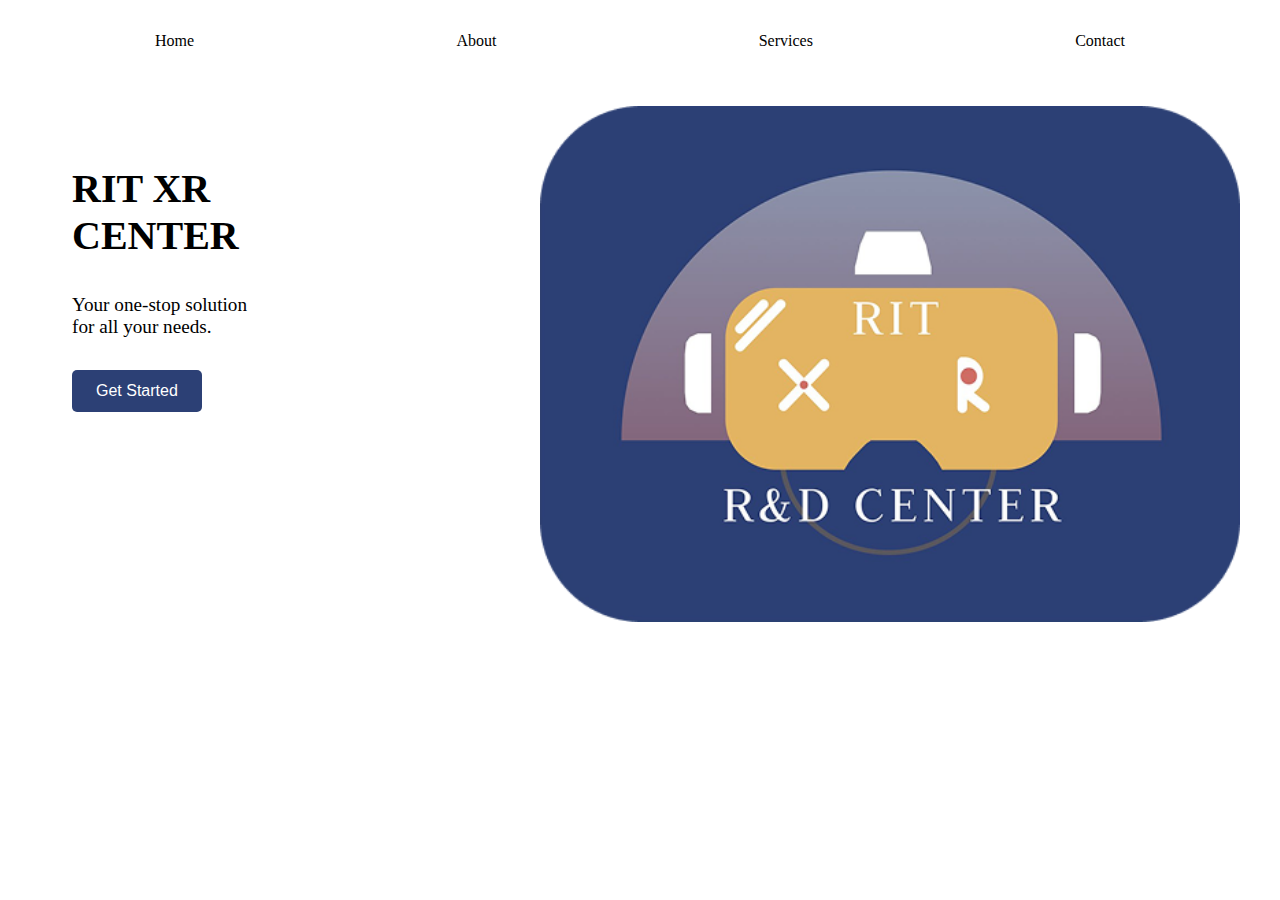
<file: index1.html>
<!DOCTYPE html>
<html lang="en">
<head>
    <meta charset="UTF-8">
    <meta name="viewport" content="width=device-width, initial-scale=1.0">
    <title>Document</title>
    
</head>
<style>
    .navbar{
        display: flex;
        justify-content: space-around;
        padding: 1rem;
        gap: 0.01rem;
    }
    .navbar a {
        color: black;
        text-decoration: none;
        padding: 0.5rem 1rem;
    }
    .navbar a:hover {
        background-color: #2c4075;
        color: white;
        padding: 0.5rem 1rem;
        border-radius: 15px;
    }

    .landing-page{
        display: flex;
        flex-direction: column;
        align-items: flex-start;
        padding: 2rem;
    }
    .landing-page h1 {
        font-size: 2.5rem;
        margin-bottom: 1rem;
    }
    .landing-page p {
        font-size: 1.2rem;
        margin-bottom: 2rem;
    }
    .landing-page button {
        background-color: #2c4075;
        color: white;
        border: none;
        padding: 0.75rem 1.5rem;
        font-size: 1rem;
        cursor: pointer;
        border-radius: 5px;
    }
    .landing-page button:hover {
        background-color: #e3b462;
    }

    .land{
        display: flex;
        flex-direction: row;
        align-items: flex-start;
        justify-content: center;
        padding: 2rem;
        gap: 15rem;
    }

    .pic img{
        display: flex;
        width: 700px;
        justify-content: center;
        align-items: center;
    }
</style>
<body>
    <nav class="navbar">
        <a href="#">Home</a>
        <a href="#">About</a>
        <a href="#">Services</a>
        <a href="#">Contact</a>
    </nav>

    <div class="land">
        <div class="landing-page">
            <h1>RIT XR CENTER</h1>
            <p>Your one-stop solution for all your needs.</p>
            <button>Get Started</button>
        </div>

        <div class="pic">
            <img src="./img/Logo.png" alt="">
        </div>
    </div>


</body>
</html>
</file>
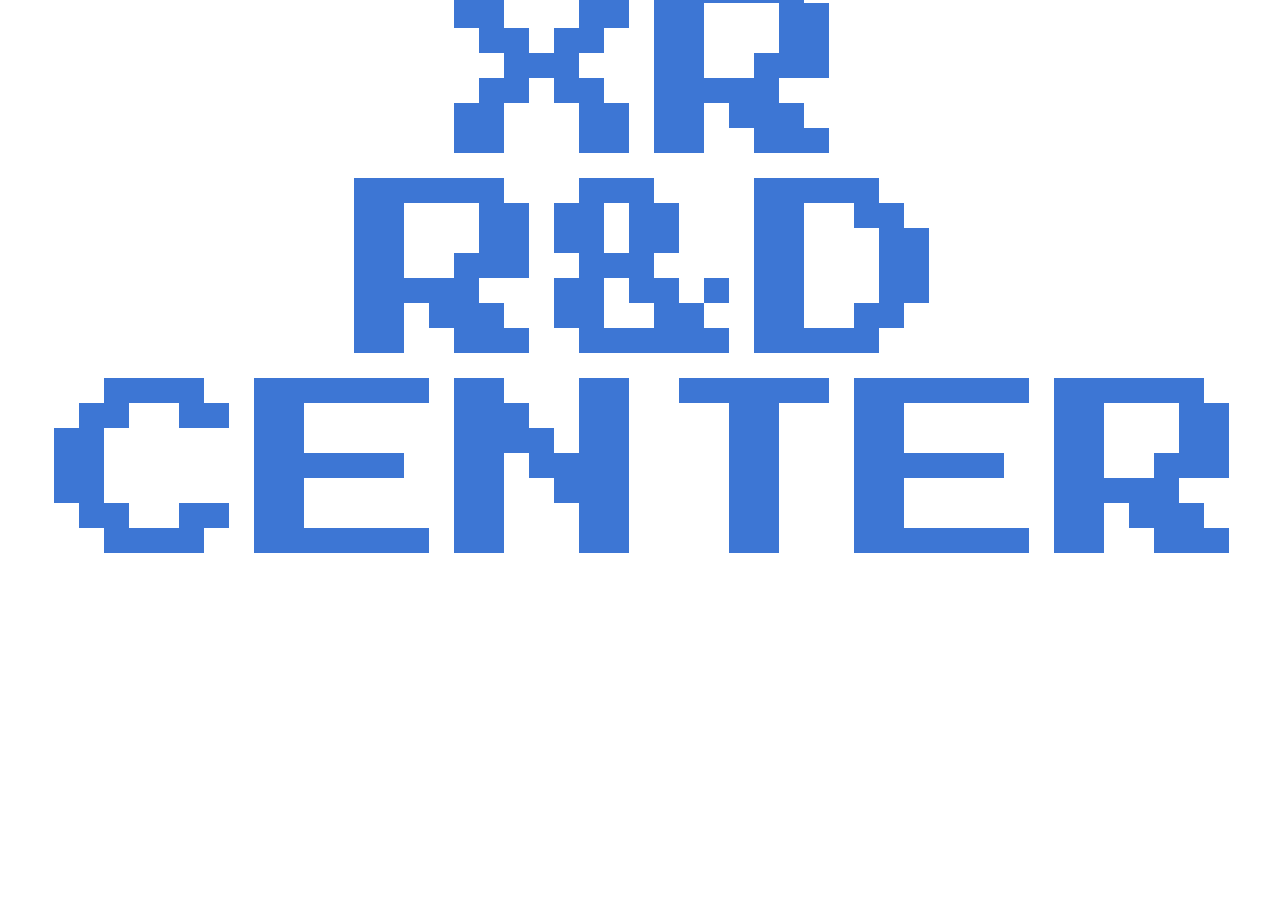
<file: nice.html>
<!DOCTYPE html>
<html lang="en">
<head>
    <meta charset="UTF-8">
    <meta name="viewport" content="width=device-width, initial-scale=1.0">
    <title>XR R&D CENTER - Landing Page</title>
    <link rel="preconnect" href="https://fonts.googleapis.com">
    <link rel="preconnect" href="https://fonts.gstatic.com" crossorigin>
    <link href="https://fonts.googleapis.com/css2?family=Press+Start+2P&display=swap" rel="stylesheet">
    <style>
        * {
            margin: 0;
            padding: 0;
            box-sizing: border-box;
        }

        html, body {
            height: 100%;
            width: 100%;
        }

        .landing-page {
            background: white;
            position: relative;
            width: 100%;
            height: 100vh;
            overflow: hidden;
        }

        .main-title {
            position: absolute;
            display: flex;
            flex-direction: column;
            font-family: 'Press Start 2P', monospace;
            justify-content: center;
            line-height: normal;
            font-style: normal;
            color: #3d76d4;
            font-size: 200px;
            text-align: center;
            white-space: nowrap;
            top: calc(50% - 172px);
            left: calc(50% + 14px);
            transform: translate(-50%, -50%);
        }

        .main-title p {
            margin-bottom: 0;
        }

        .background-blur {
            position: absolute;
            filter: blur(0px);
            height: 930px;
            top: 94px;
            width: 771px;
            left: calc(50% + 213.5px);
            transform: translateX(-50%);
        }

        .group-container {
            position: absolute;
            left: 0;
            top: 191px;
        }

        .bg-image-left {
            position: absolute;
            background-repeat: no-repeat;
            background-size: 103.33% 130.72%;
            background-position: top right;
            height: 759px;
            left: 0;
            top: 265px;
            width: 720px;
            background-image: url('https://images.unsplash.com/photo-1593508512255-86ab42a8e620?w=720&h=759&fit=crop');
        }

        .bg-image-right {
            position: absolute;
            background-position: 0% 9.89%;
            background-repeat: no-repeat;
            background-size: 100% 128.38%;
            height: 650px;
            left: 814px;
            top: 374px;
            width: 626px;
            background-image: url('https://images.unsplash.com/photo-1592478411213-6153e4ebc696?w=626&h=650&fit=crop');
        }

        .bg-image-center {
            position: absolute;
            background-position: 50% 24.94%;
            background-repeat: no-repeat;
            background-size: 100.05% 146.7%;
            height: 833px;
            left: 50%;
            top: 191px;
            transform: translateX(-50%);
            width: 916px;
            background-image: url('https://images.unsplash.com/photo-1617802690992-15d93263d3a9?w=916&h=833&fit=crop');
        }

        /* Responsive adjustments */
        @media (max-width: 1200px) {
            .main-title {
                font-size: 120px;
                top: calc(50% - 100px);
            }
        }

        @media (max-width: 768px) {
            .main-title {
                font-size: 60px;
                top: calc(50% - 50px);
            }
            
            .bg-image-left,
            .bg-image-right,
            .bg-image-center {
                display: none;
            }
        }

        @media (max-width: 480px) {
            .main-title {
                font-size: 32px;
                top: calc(50% - 30px);
            }
        }
    </style>
</head>
<body>
    <div class="landing-page">
        <!-- Main Title -->
        <div class="main-title">
            <p>XR</p>
            <p>R&D</p>
            <p>CENTER</p>
        </div>

        <!-- Background blur element -->
        <div class="background-blur"></div>

        <!-- Background Images Group -->
        <div class="group-container">
            <div class="bg-image-left"></div>
            <div class="bg-image-right"></div>
            <div class="bg-image-center"></div>
        </div>
    </div>
</body>
</html>
</file>
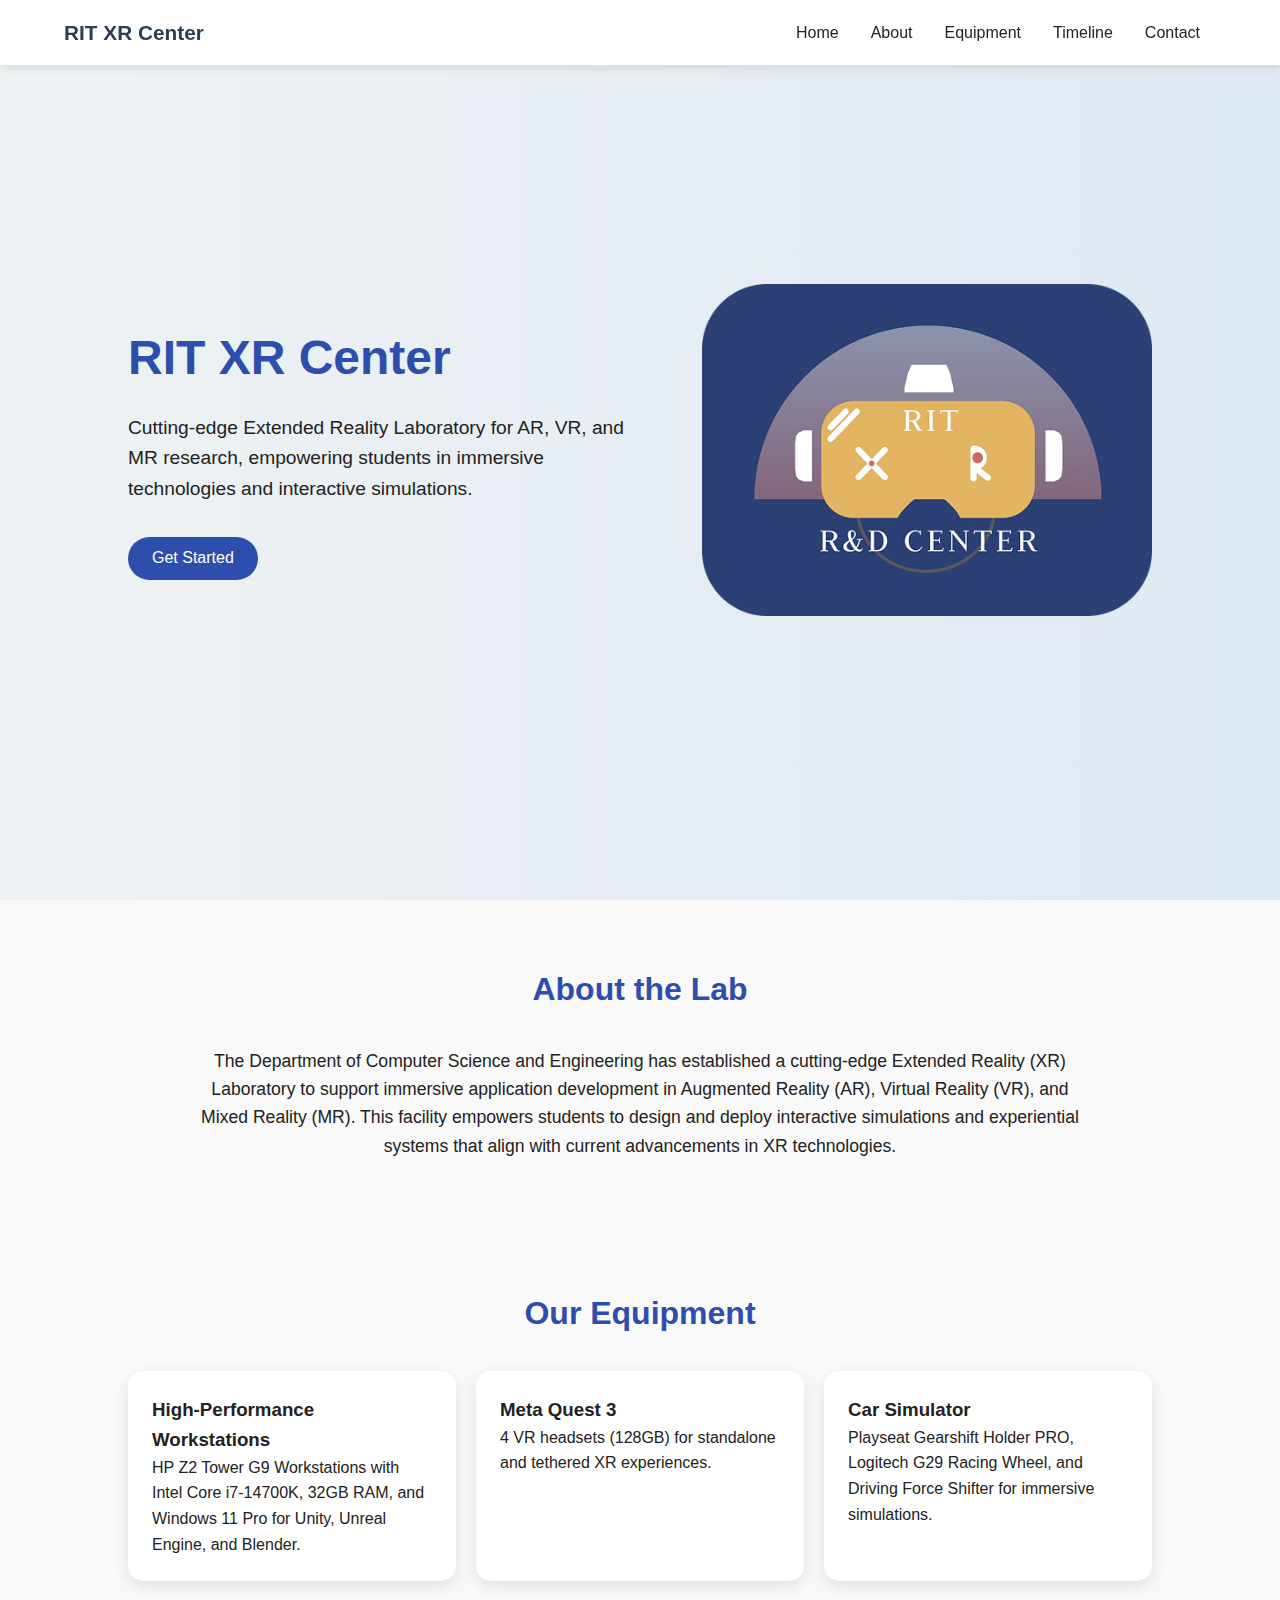
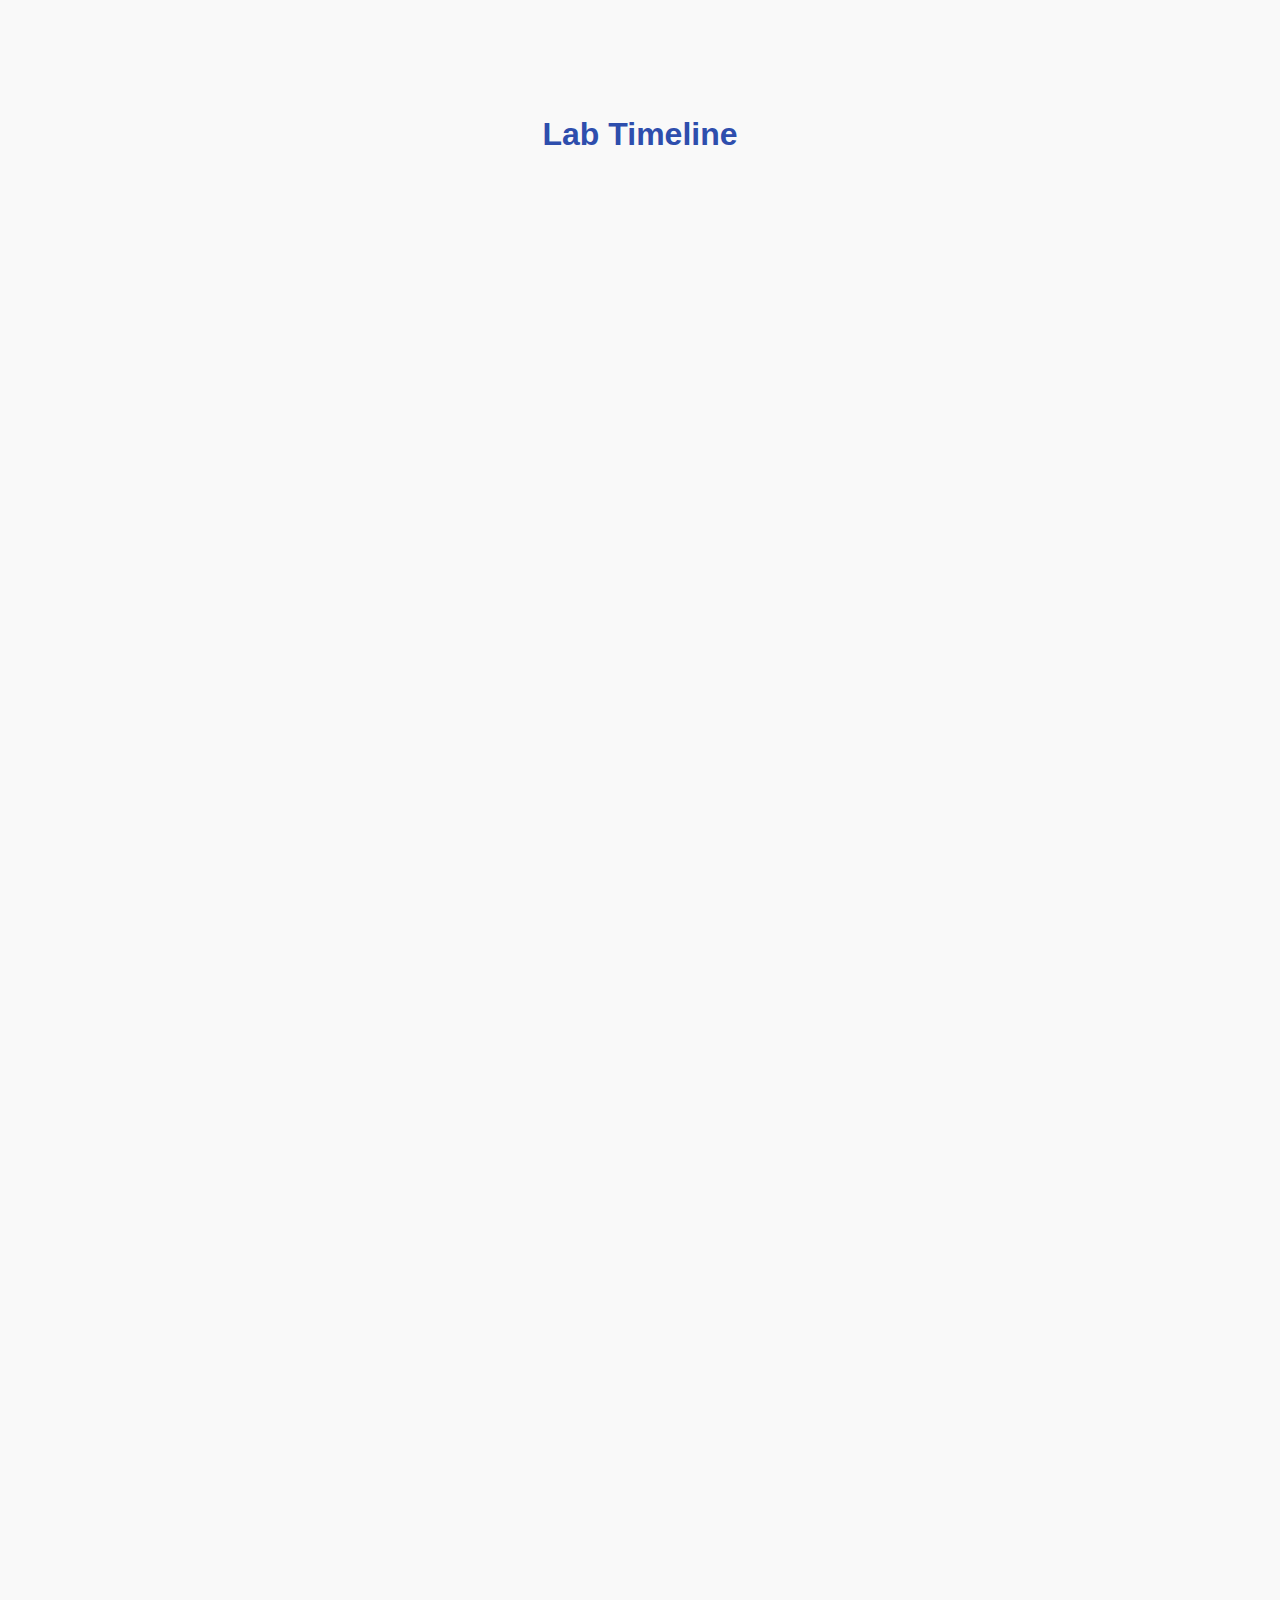
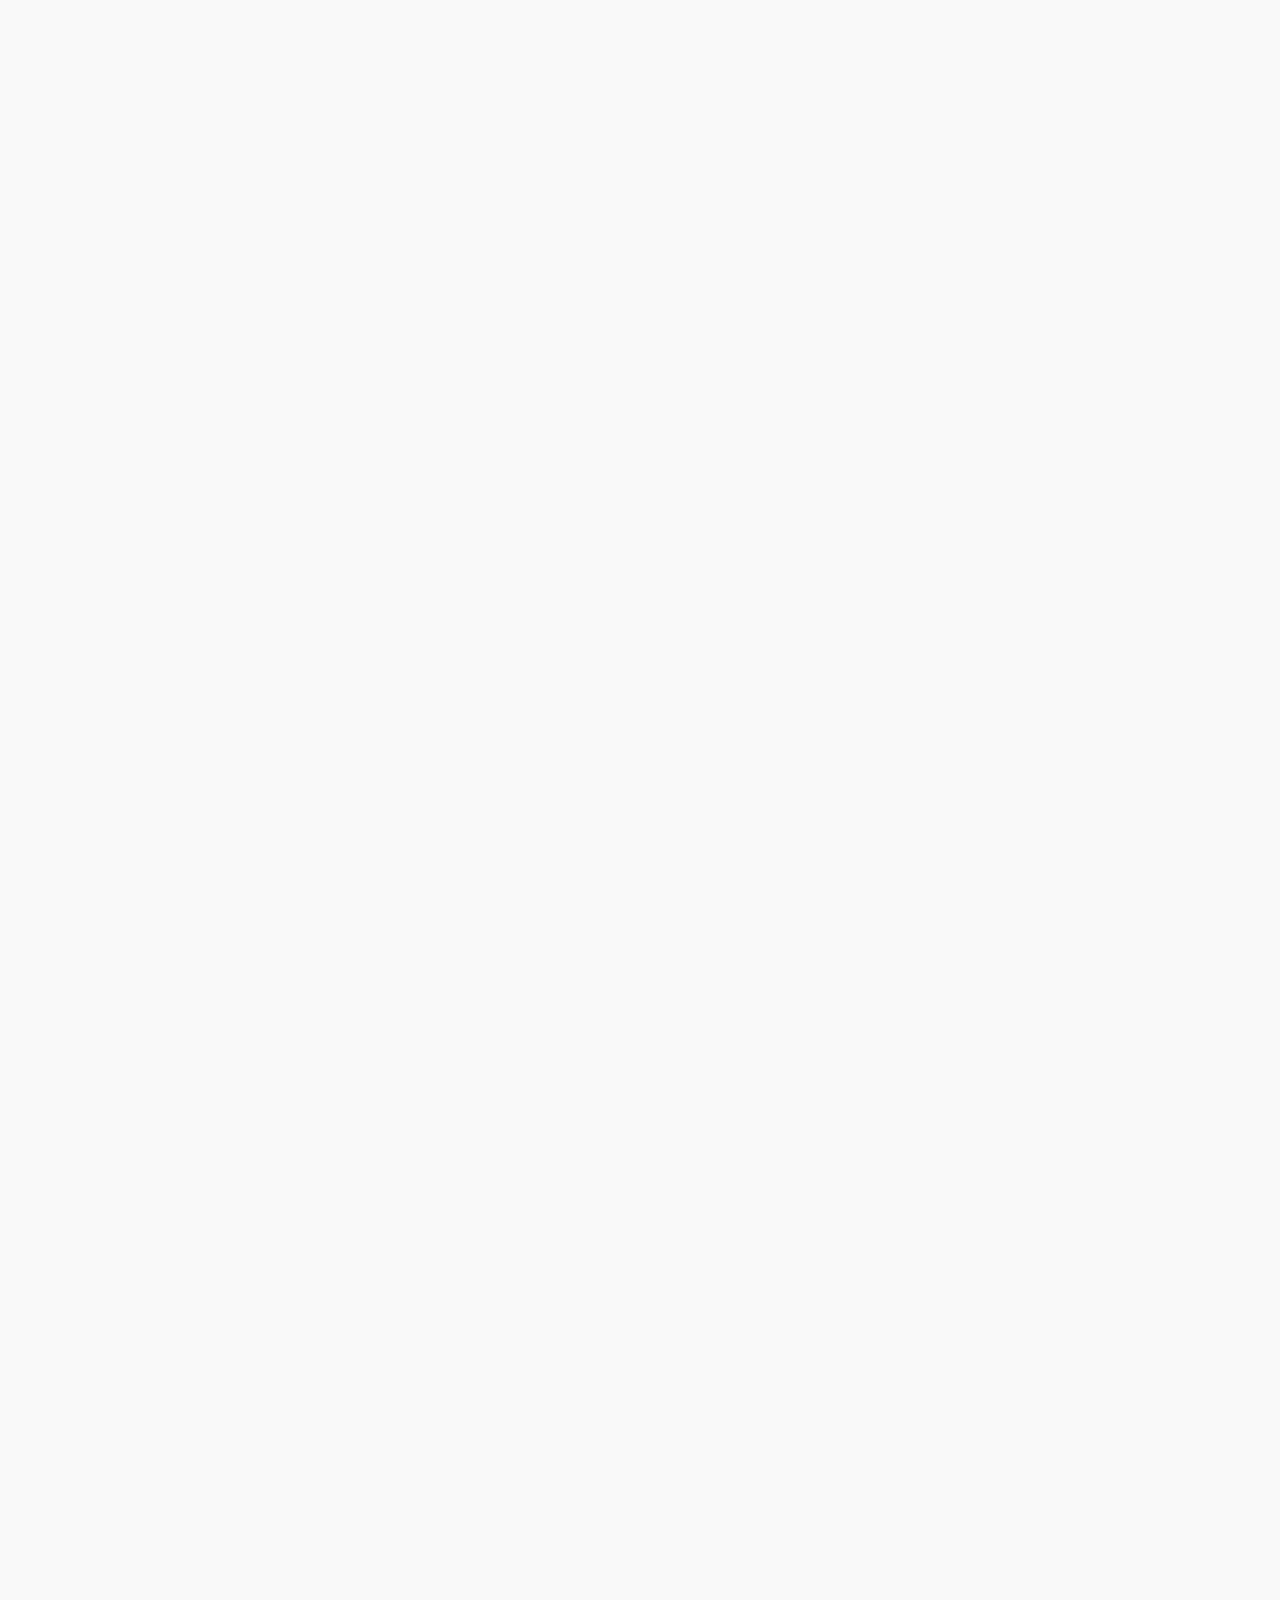
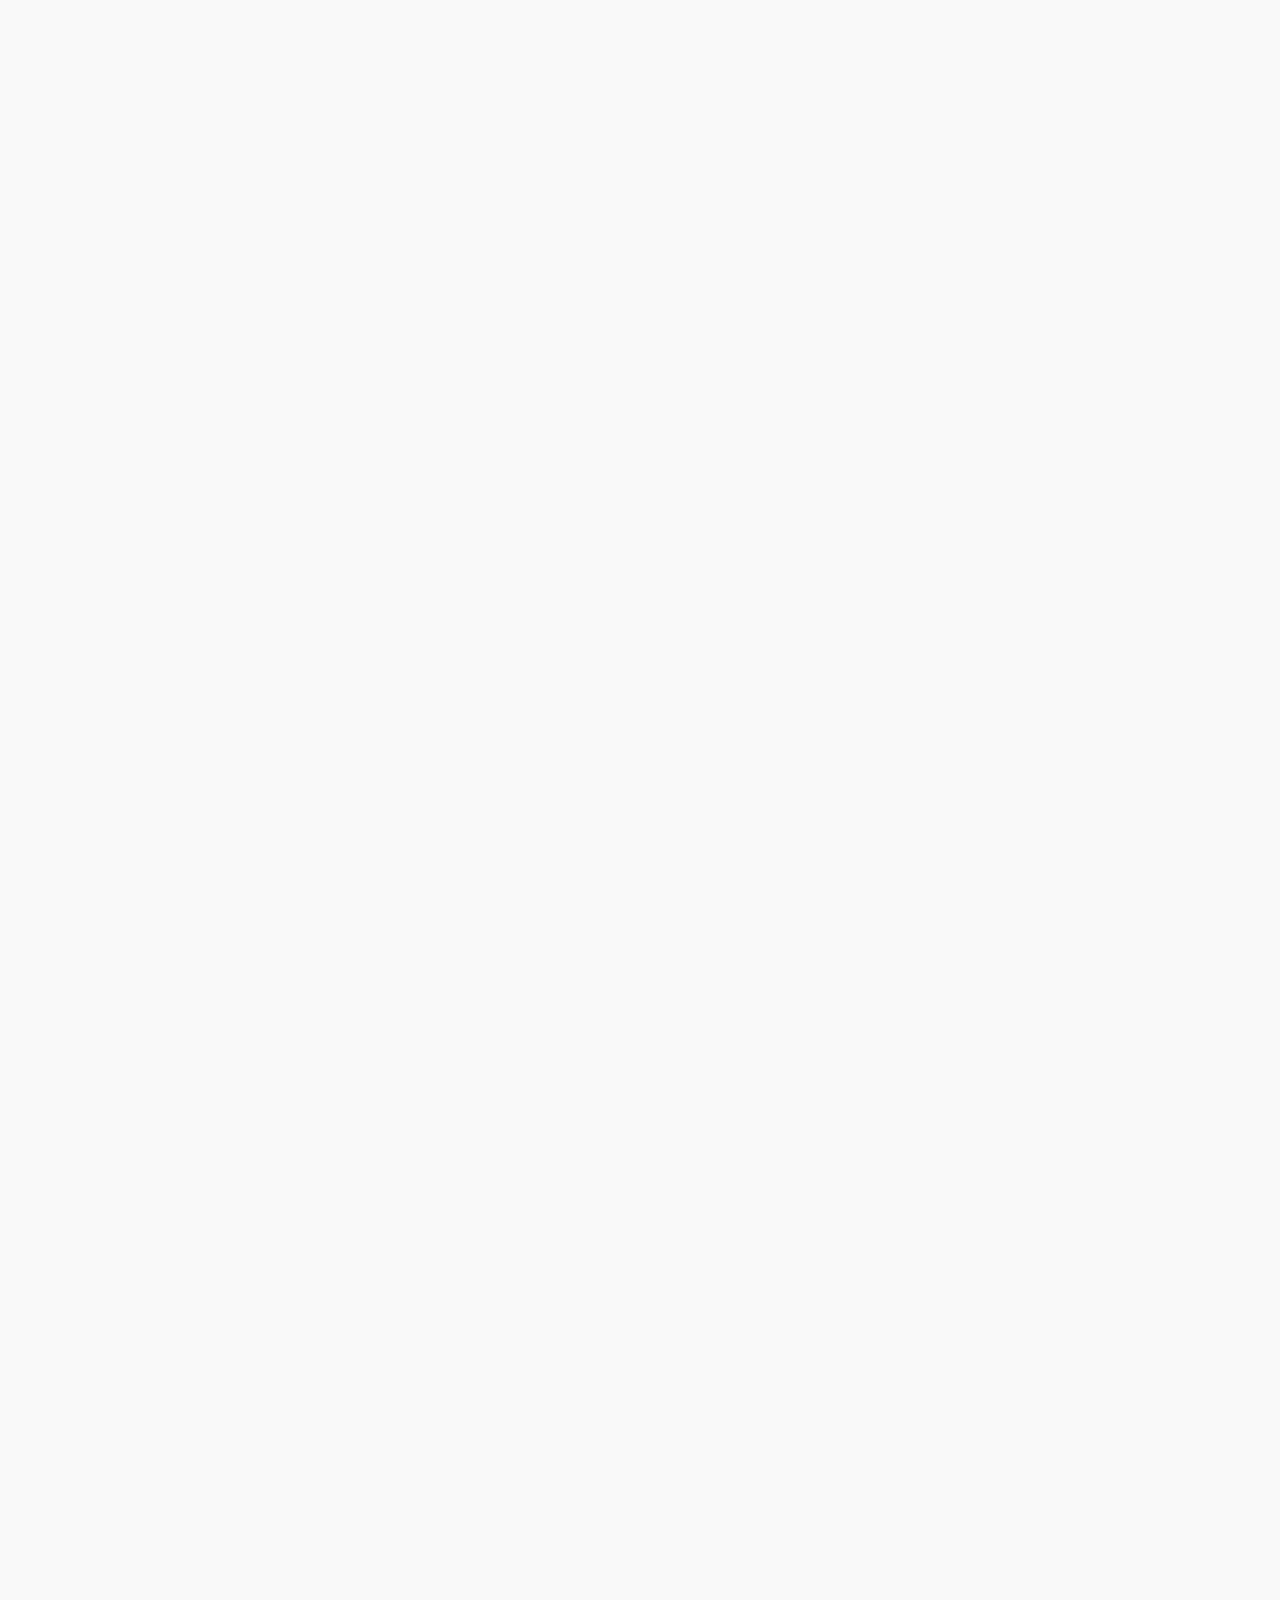
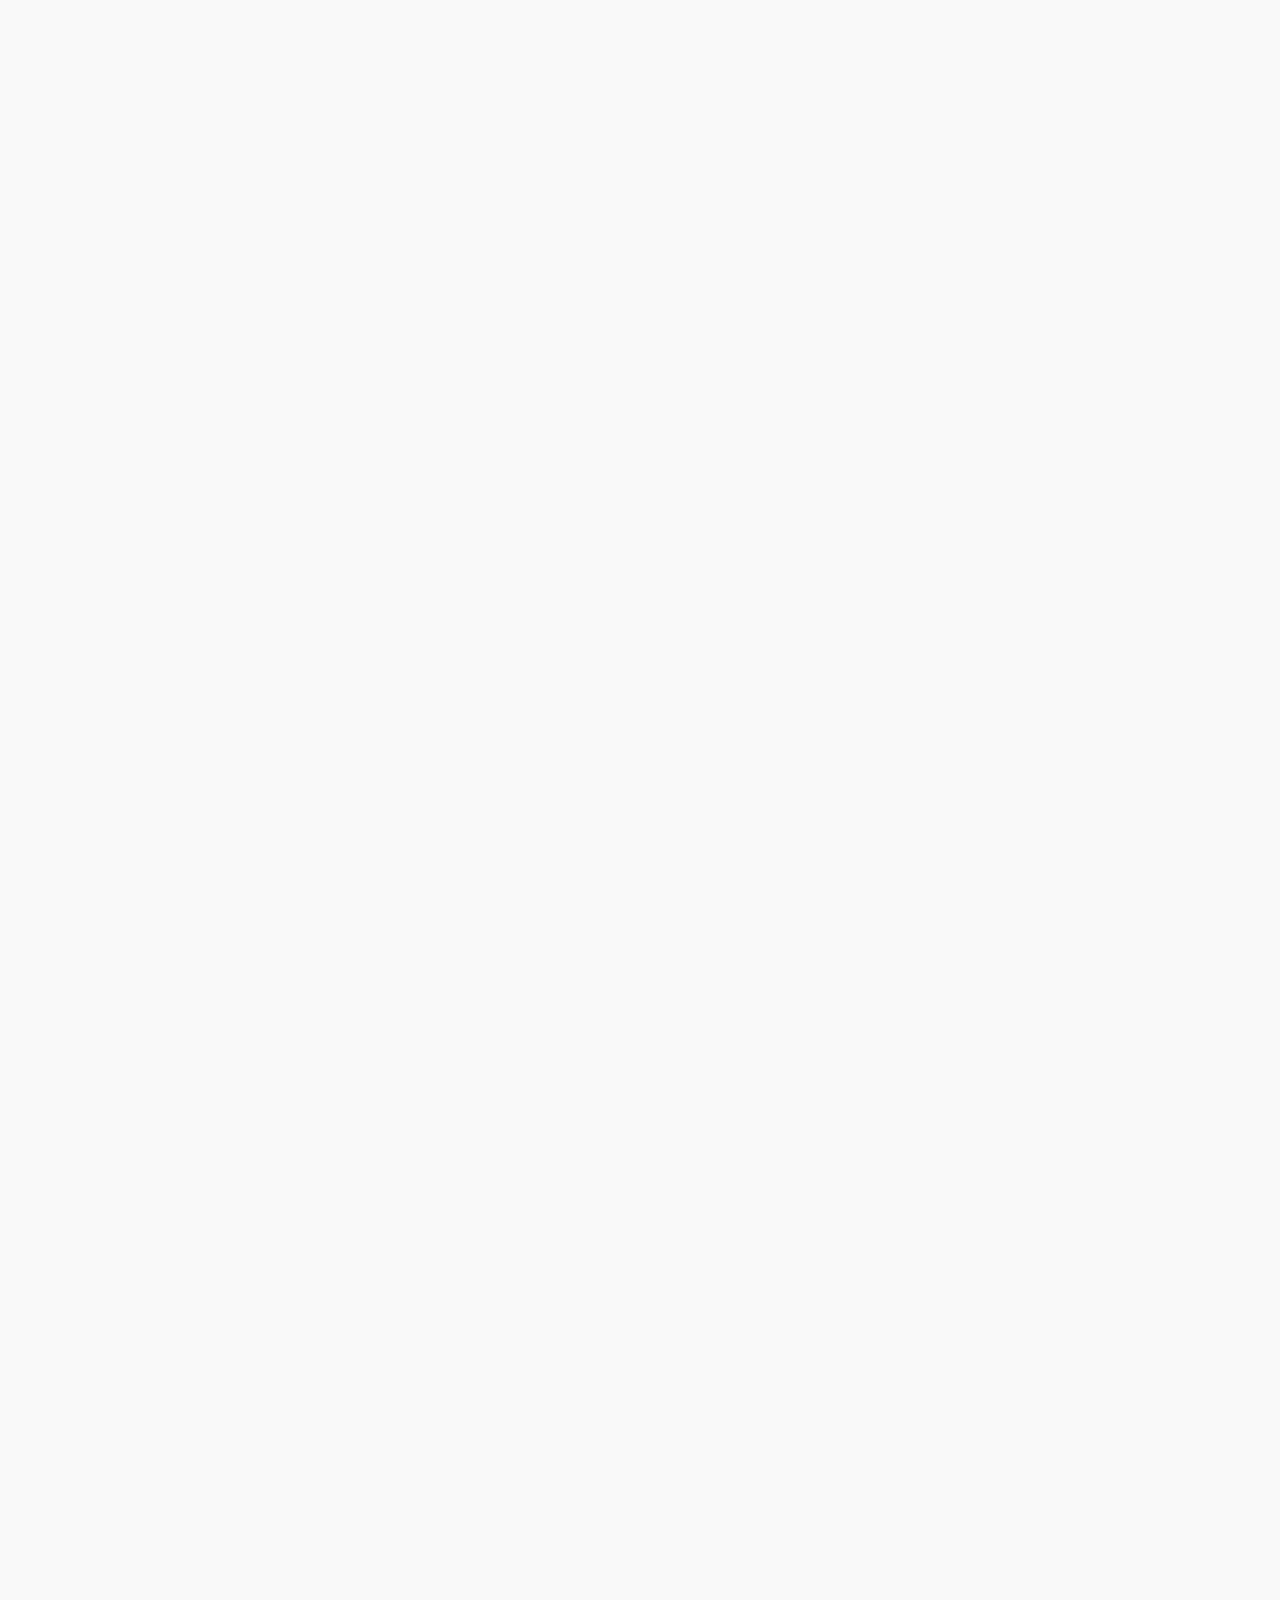
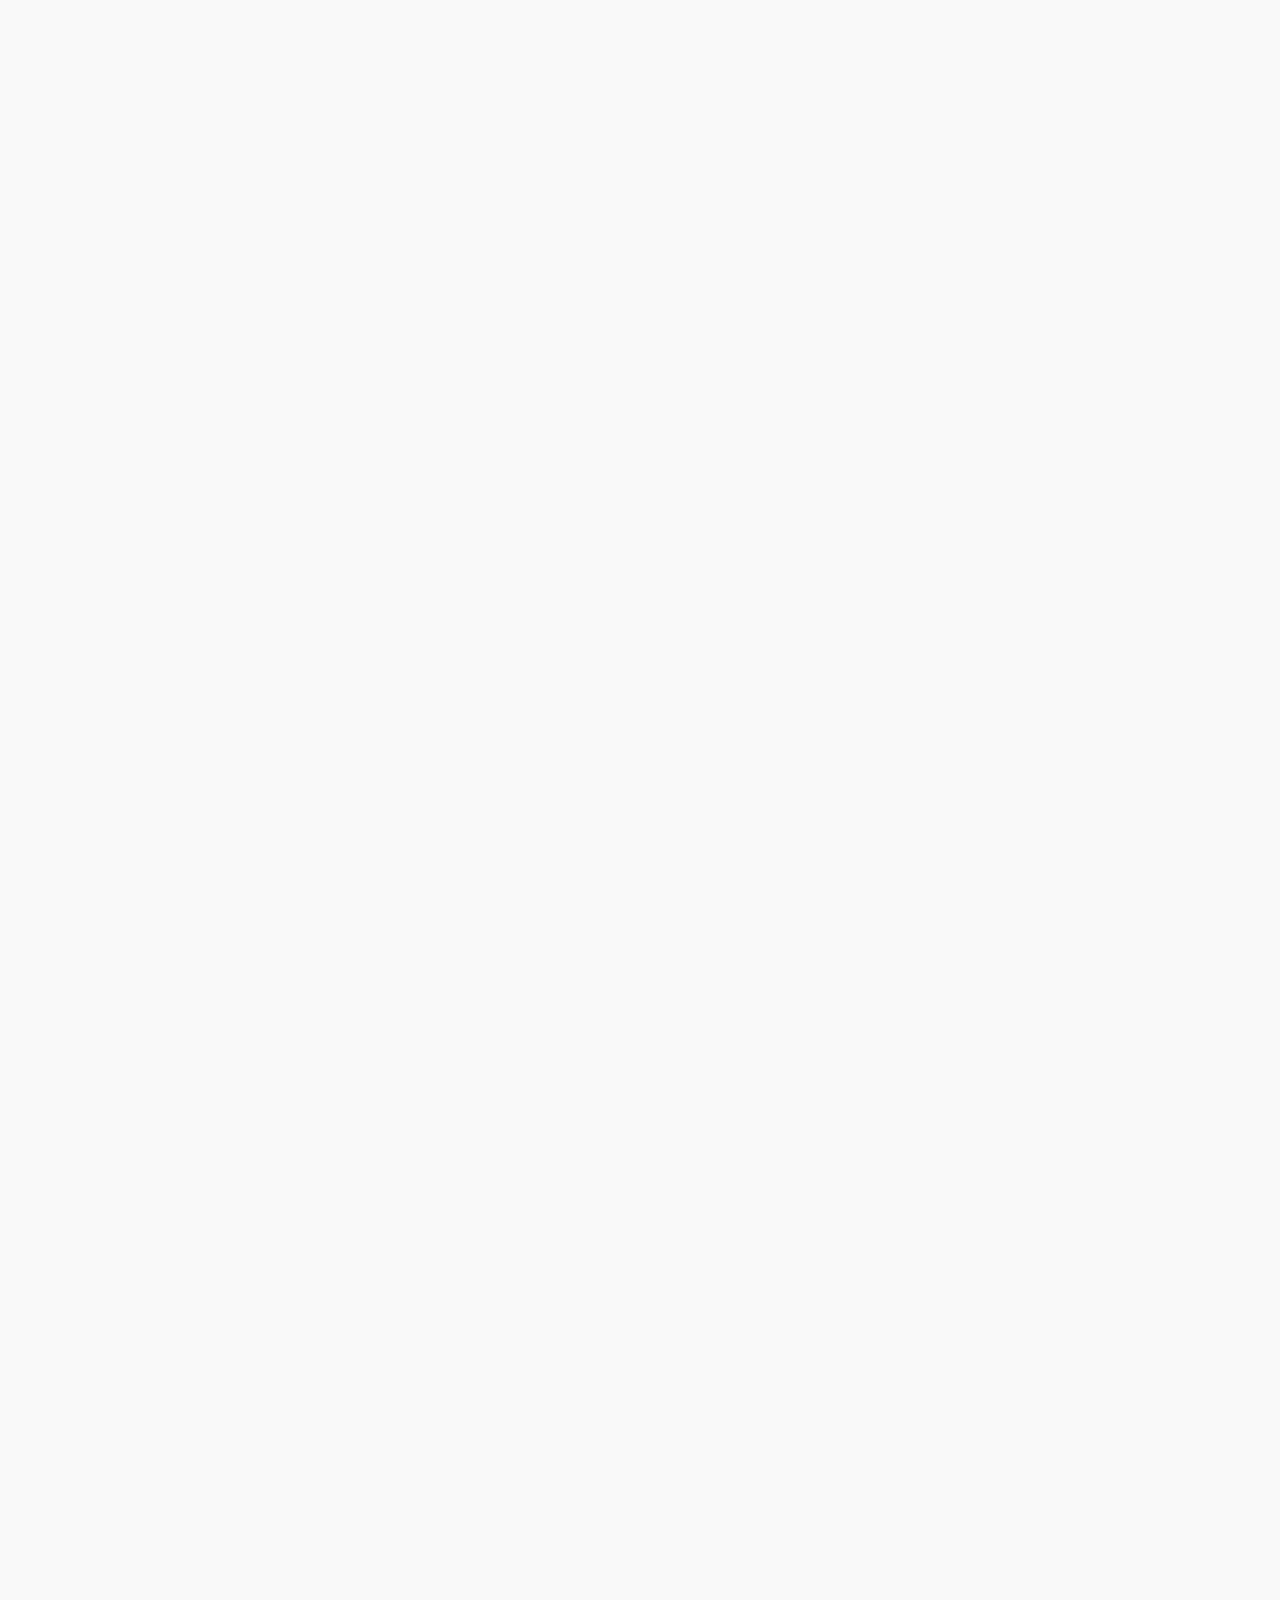
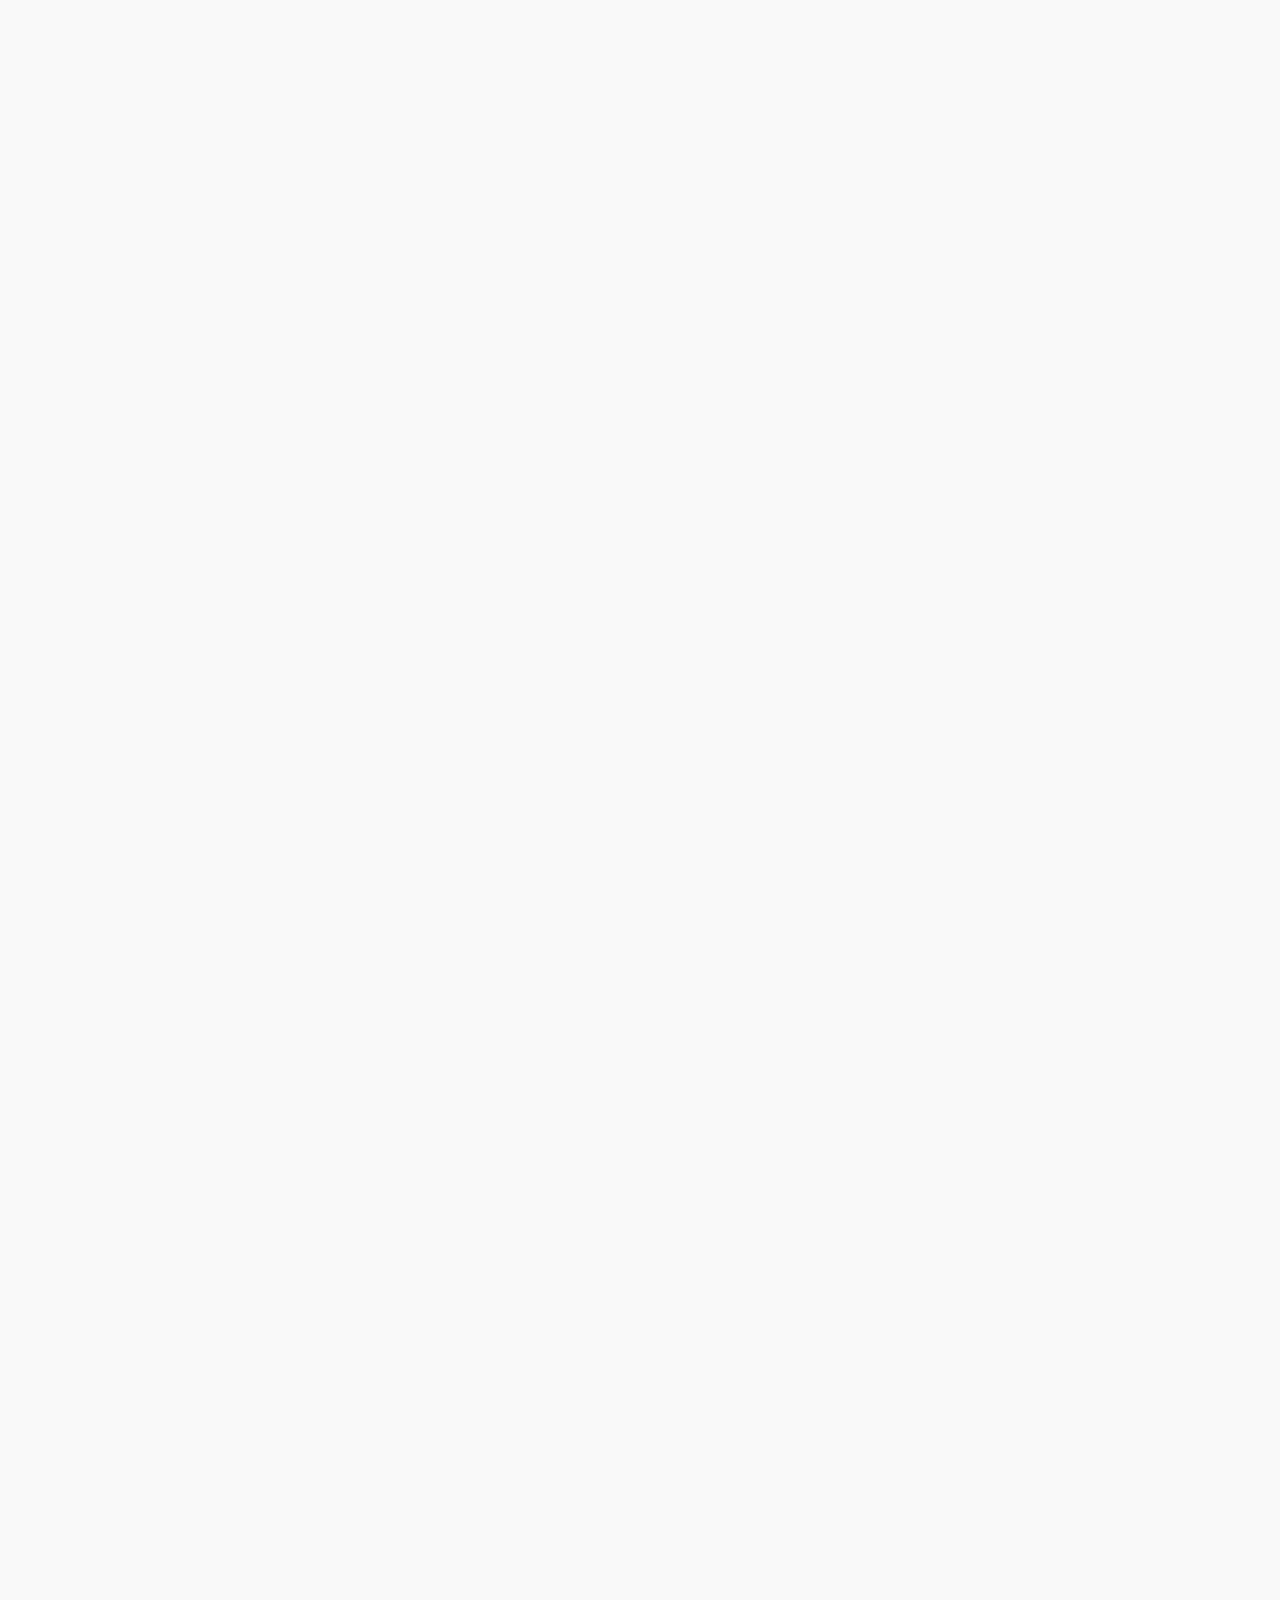
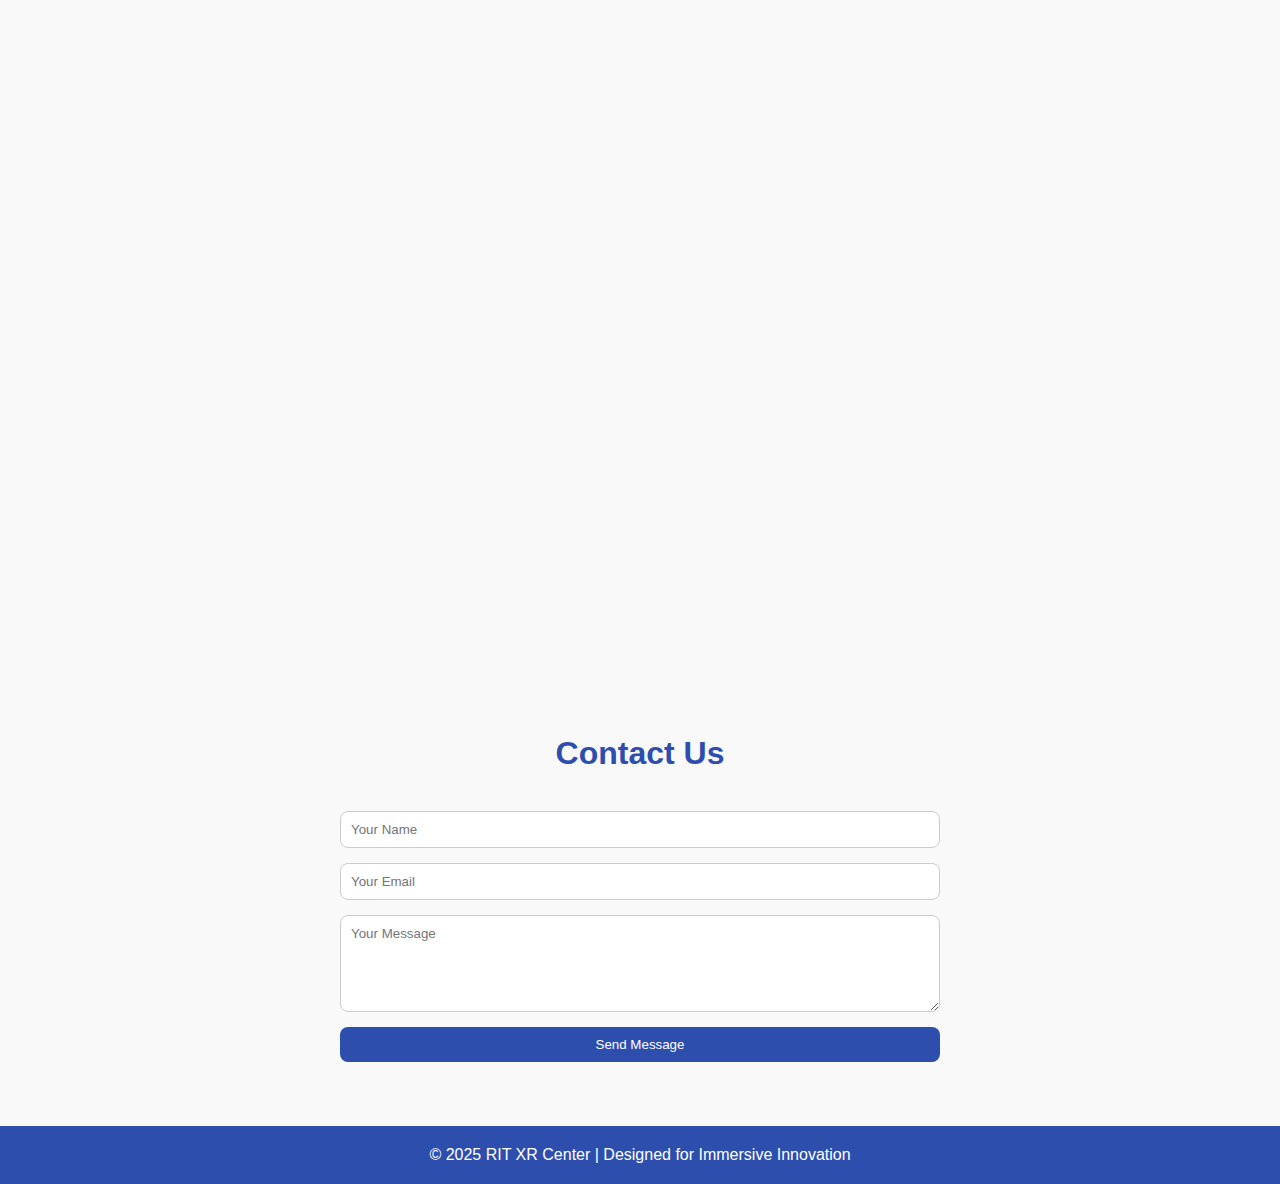
<file: summa.html>
<!DOCTYPE html>
<html lang="en">
<head>
  <meta charset="UTF-8">
  <meta name="viewport" content="width=device-width, initial-scale=1.0">
  <title>RIT XR Center</title>
  <style>
    /* General Reset */
    * {
      margin: 0;
      padding: 0;
      box-sizing: border-box;
      font-family: "Segoe UI", sans-serif;
    }

    body {
      line-height: 1.6;
      background: #f9f9f9;
      color: #222;
    }

    a {
      text-decoration: none;
      color: inherit;
    }

    /* Navbar */
    nav {
      position: fixed;
      top: 0;
      width: 100%;
      background: white;
      display: flex;
      justify-content: space-between;
      align-items: center;
      padding: 1rem 5%;
      box-shadow: 0 2px 10px rgba(0,0,0,0.1);
      z-index: 1000;
    }

    nav .logo {
      font-size: 1.3rem;
      font-weight: bold;
      color: #2c3e50;
    }

    nav ul {
      display: flex;
      list-style: none;
    }

    nav ul li {
      margin: 0 1rem;
    }

    nav ul li a {
      font-weight: 500;
      transition: color 0.3s;
    }

    nav ul li a:hover {
      color: #2e4ead;
    }

    /* Hero Section */
    header {
      height: 100vh;
      display: flex;
      align-items: center;
      justify-content: space-between;
      padding: 0 10%;
      background: linear-gradient(to right, #eef2f3, #dfe9f3);
    }

    header .text {
      flex: 1;
    }

    header h1 {
      font-size: 3rem;
      margin-bottom: 1rem;
      color: #2e4ead;
    }

    header p {
      font-size: 1.2rem;
      margin-bottom: 2rem;
      max-width: 500px;
    }

    header button {
      padding: 0.8rem 1.5rem;
      border: none;
      background: #2e4ead;
      color: white;
      font-size: 1rem;
      border-radius: 30px;
      cursor: pointer;
      transition: 0.3s;
    }

    header button:hover {
      background: #1c2f73;
      transform: scale(1.05);
    }

    header img {
      max-width: 450px;
      border-radius: 20px;
    }

    /* Sections */
    section {
      padding: 5% 10%;
    }

    section h2 {
      text-align: center;
      margin-bottom: 2rem;
      font-size: 2rem;
      color: #2e4ead;
    }

    /* About */
    .about p {
      max-width: 900px;
      margin: auto;
      text-align: center;
      font-size: 1.1rem;
    }

    /* Equipment */
    .equipment {
      display: grid;
      grid-template-columns: repeat(auto-fit, minmax(250px, 1fr));
      gap: 20px;
    }

    .card {
      background: white;
      padding: 1.5rem;
      border-radius: 15px;
      box-shadow: 0 5px 15px rgba(0,0,0,0.1);
      transition: transform 0.3s;
    }

    .card:hover {
      transform: translateY(-5px);
    }

        .timeline {
        position: relative;
        max-width: 1200px;
        margin: 0 auto;
    }

    .timeline::after {
        content: '';
        position: absolute;
        width: 6px;
        background-color: var(--secondary);
        top: 0;
        bottom: 0;
        left: 50%;
        margin-left: -3px;
        border-radius: 3px;
    }

    .activity {
        padding: 10px 40px;
        position: relative;
        width: 50%;
        margin-bottom: 60px;
    }

    .activity::after {
        content: '';
        position: absolute;
        width: 25px;
        height: 25px;
        background-color: var(--white);
        border: 4px solid var(--secondary);
        border-radius: 50%;
        top: 15px;
        z-index: 1;
    }

    .left {
        left: 0;
    }

    .right {
        left: 50%;
    }

    .left::after {
        right: -17px;
    }

    .right::after {
        left: -17px;
    }

    .content {
        padding: 20px 30px;
        background-color: var(--white);
        border-radius: 8px;
        box-shadow: 0 5px 15px rgba(0, 0, 0, 0.1);
        position: relative;
    }

    .content h3 {
        font-size: 1.5rem;
        margin-bottom: 10px;
        color: var(--primary);
    }

    .activity-type {
        display: inline-block;
        padding: 3px 10px;
        background-color: var(--secondary);
        color: var(--white);
        border-radius: 20px;
        font-size: 0.8rem;
        margin-bottom: 15px;
        text-transform: uppercase;
        letter-spacing: 1px;
    }

    .activity-details {
        margin-bottom: 20px;
    }

    .detail-item {
        margin-bottom: 8px;
        font-size: 0.95rem;
    }

    .detail-item strong {
        color: var(--primary);
    }

    /* Image Gallery Styles */
    .gallery {
        display: grid;
        grid-template-columns: repeat(auto-fit, minmax(200px, 1fr));
        gap: 15px;
        margin-top: 20px;
    }

    .gallery img {
        width: 100%;
        height: 200px;
        object-fit: contain;
        border: 1px solid #ddd;
        border-radius: 4px;
        background-color: #f9f9f9;
        transition: transform 0.3s ease;
    }

    .gallery img:hover {
        transform: scale(1.03);
    }

    /* Modal for Fullscreen Images */
    .modal {
        display: none;
        position: fixed;
        z-index: 1000;
        left: 0;
        top: 0;
        width: 100%;
        height: 100%;
        background-color: rgba(0, 0, 0, 0.9);
        overflow: auto;
    }

    .modal-content {
        display: flex;
        justify-content: center;
        align-items: center;
        height: 100%;
        width: 100%;
    }

    .modal-img {
        max-width: 90%;
        max-height: 90%;
        object-fit: contain;
    }

    .close {
        position: absolute;
        top: 20px;
        right: 30px;
        color: white;
        font-size: 35px;
        font-weight: bold;
        cursor: pointer;
    }

    /* Contact */
    .contact form {
      max-width: 600px;
      margin: auto;
      display: flex;
      flex-direction: column;
      gap: 15px;
    }

    .contact input, .contact textarea {
      padding: 10px;
      border: 1px solid #ccc;
      border-radius: 8px;
      outline: none;
    }

    .contact button {
      padding: 10px;
      background: #2e4ead;
      color: white;
      border: none;
      border-radius: 8px;
      cursor: pointer;
    }

    /* Footer */
    footer {
      text-align: center;
      padding: 1rem;
      background: #2e4ead;
      color: white;
    }
  </style>
</head>
<body>

  <!-- Navbar -->
  <nav>
    <div class="logo">RIT XR Center</div>
    <ul>
      <li><a href="#home">Home</a></li>
      <li><a href="#about">About</a></li>
      <li><a href="#equipment">Equipment</a></li>
      <li><a href="#timeline">Timeline</a></li>
      <li><a href="#contact">Contact</a></li>
    </ul>
  </nav>

  <!-- Hero -->
  <header id="home">
    <div class="text">
      <h1>RIT XR Center</h1>
      <p>Cutting-edge Extended Reality Laboratory for AR, VR, and MR research, empowering students in immersive technologies and interactive simulations.</p>
      <button onclick="document.getElementById('about').scrollIntoView({behavior:'smooth'})">Get Started</button>
    </div>
    <img src="./img/Logo.png" alt="XR Lab">
  </header>

  <!-- About -->
  <section id="about" class="about">
    <h2>About the Lab</h2>
    <p>
      The Department of Computer Science and Engineering has established a cutting-edge Extended Reality (XR) Laboratory to support immersive application development in Augmented Reality (AR), Virtual Reality (VR), and Mixed Reality (MR). This facility empowers students to design and deploy interactive simulations and experiential systems that align with current advancements in XR technologies.
    </p>
  </section>

  <!-- Equipment -->
  <section id="equipment">
    <h2>Our Equipment</h2>
    <div class="equipment">
      <div class="card">
        <h3>High-Performance Workstations</h3>
        <p>HP Z2 Tower G9 Workstations with Intel Core i7-14700K, 32GB RAM, and Windows 11 Pro for Unity, Unreal Engine, and Blender.</p>
      </div>
      <div class="card">
        <h3>Meta Quest 3</h3>
        <p>4 VR headsets (128GB) for standalone and tethered XR experiences.</p>
      </div>
      <div class="card">
        <h3>Car Simulator</h3>
        <p>Playseat Gearshift Holder PRO, Logitech G29 Racing Wheel, and Driving Force Shifter for immersive simulations.</p>
      </div>
    </div>
  </section>

  <!-- Timeline -->
  <section id="timeline">
    <h2>Lab Timeline</h2>
    <div class="timeline">
            <!-- Activity 1 -->
            <div class="activity left">
                <div class="content">
                    <h3>Marker Magic: Building AR Experiences</h3>
                    <span class="activity-type">Workshop</span>
                    <div class="activity-details">
                        <div class="detail-item"><strong>Target Audience:</strong> RIT CSE 24 - 28</div>
                        <div class="detail-item"><strong>Members involved:</strong> Rajarajeswari P, AP/CSE</div>
                        <div class="detail-item"><strong>Date:</strong> 02.01.2025 - 03.01.2025</div>
                        <div class="detail-item"><strong>Outcome:</strong> Trained 65 students on building marker-based AR Android application</div>
                    </div>
                    <div class="gallery">
                        <img src="./pics/1/20250102_161705.jpg" alt="AR Workshop" onclick="openModal(this)">
                        <img src="./pics/1/IMG-20250102-WA0002.jpg" alt="Students learning AR" onclick="openModal(this)">
                        <img src="./pics/1/IMG-20250104-WA0002.jpg" alt="AR development" onclick="openModal(this)">
                    </div>
                </div>
            </div>
            
            <!-- Activity 2 -->
            <div class="activity right">
                <div class="content">
                    <h3>VR Application Development</h3>
                    <span class="activity-type">Faculty Training Programme</span>
                    <div class="activity-details">
                        <div class="detail-item"><strong>Location:</strong> SASTRA - MHI Training Centre, SASTRA University, Thanjavur</div>
                        <div class="detail-item"><strong>Members involved:</strong> Sakthi Priya G, AP/CSE, Rajarajeswari P, AP/CSE</div>
                        <div class="detail-item"><strong>Date:</strong> 06.01.2025 - 11.01.2025</div>
                        <div class="detail-item"><strong>Outcome:</strong> Two faculty members gained experience on building VR application using Meta Quest 2 and Unity 3D</div>
                    </div>
                    <div class="gallery">
                        <img src="./pics/2/20250107_112047.jpg" alt="VR Training" onclick="openModal(this)">
                        <img src="./pics/2/IMG-20250120-WA0000.jpg" alt="Meta Quest 2" onclick="openModal(this)">
                        <img src="./pics/2/IMG-20250120-WA0004.jpg" alt="Unity Development" onclick="openModal(this)">
                    </div>
                </div>
            </div>
            
            <!-- Activity 3 -->
            <div class="activity left">
                <div class="content">
                    <h3>Augmented Reality in Action: Learn, Build, Innovate</h3>
                    <span class="activity-type">Value Added Course</span>
                    <div class="activity-details">
                        <div class="detail-item"><strong>Target Audience:</strong> RIT CSE 23 - 27</div>
                        <div class="detail-item"><strong>Members involved:</strong> Sakthi Priya G, AP/CSE, Rajarajeswari P, AP/CSE, Hari Krishnan C, RIT CSE 23 - 27</div>
                        <div class="detail-item"><strong>Date:</strong> 20.01.2025 - 01.02.2025</div>
                        <div class="detail-item"><strong>Outcome:</strong> Trained 106 students in developing marker-based AR applications for Android. This was followed by a hackathon where students developed around 60 AR applications centered on kindergarten book content.</div>
                    </div>
                    <div class="gallery">
                        <img src="./pics/3/20250201_113232.jpg" alt="AR Course" onclick="openModal(this)">
                        <img src="./pics/3/IMG-20250124-WA0001.jpg" alt="Students working" onclick="openModal(this)">
                        <img src="./pics/3/IMG-20250125-WA0005.jpg" alt="Hackathon" onclick="openModal(this)">
                        <img src="./pics/3/IMG-20250201-WA0010.jpg" alt="Hackathon" onclick="openModal(this)">
                    </div>
                </div>
            </div>
            
            <!-- Activity 4 -->
            <div class="activity right">
                <div class="content">
                    <h3>National Science Day 2025</h3>
                    <span class="activity-type">Project Presentation</span>
                    <div class="activity-details">
                        <div class="detail-item"><strong>Projects:</strong></div>
                        <div class="detail-item">- ShapesAR by KAVIYALAKSHMI J K, LAKSHITHA S RIT CSE 23 - 27</div>
                        <div class="detail-item">- ExtinctAnimalsGame AR by JEYASEELAN S, KARUPPASAMY A, DEEPAK LINGARAJ, ARJUN S RIT CSE 23 - 27</div>
                        <div class="detail-item"><strong>Date:</strong> 28.02.2025</div>
                        <div class="detail-item"><strong>Outcome:</strong> End user Android application</div>
                    </div>
                    <div class="gallery">
                        <img src="./pics/4/20250228_153434.jpg" alt="Science Day" onclick="openModal(this)">
                        <img src="./pics/4/20250228_153551.jpg" alt="Project Presentation" onclick="openModal(this)">
                    </div>
                </div>
            </div>
            
            <!-- Activity 5 -->
            <div class="activity left">
                <div class="content">
                    <h3>AR Markers in Action: From Basics to Products</h3>
                    <span class="activity-type">Workshop</span>
                    <div class="activity-details">
                        <div class="detail-item"><strong>Target Audience:</strong> All degree pursuing students</div>
                        <div class="detail-item"><strong>Members involved:</strong> Rajarajeswari P, AP/CSE, Hari Krishnan C, Ram Kumar N, Darshan Sivakumar, RIT CSE 23 - 27</div>
                        <div class="detail-item"><strong>Date:</strong> 01.03.2025</div>
                    </div>
                    <div class="gallery">
                        <img src="./pics/5/IMG-20250301-WA0023.jpg" alt="AR Workshop" onclick="openModal(this)">
                        <img src="./pics/5/IMG-20250301-WA0035.jpg" alt="Workshop Participants" onclick="openModal(this)">
                    </div>
                </div>
            </div>
            
            <!-- Activity 6 -->
            <div class="activity right">
                <div class="content">
                    <h3>AR Applications - Paper Presentation</h3>
                    <span class="activity-type">Paper Presentation</span>
                    <div class="activity-details">
                        <div class="detail-item"><strong>Event:</strong> Paper Way Galaxy - ELECXY 2K25, Kamaraj College of Engineering, Virudhunagar</div>
                        <div class="detail-item"><strong>Members involved:</strong> Sri Pon Mathu Swasthik, Harish Kumar, Siva, RIT CSE 23 - 27</div>
                        <div class="detail-item"><strong>Date:</strong> 06.03.2025</div>
                        <div class="detail-item"><strong>Outcome:</strong> First Prize with Cash Reward of Rs. 1000/-</div>
                    </div>
                    <div class="gallery">
                        <img src="./pics/6/IMG-20250306-WA0001.jpg" alt="Paper Presentation" onclick="openModal(this)">
                    </div>
                </div>
            </div>
            
            <!-- Activity 7 -->
            <div class="activity left">
                <div class="content">
                    <h3>Augment Your Imagination: Build Your AR World</h3>
                    <span class="activity-type">Workshop</span>
                    <div class="activity-details">
                        <div class="detail-item"><strong>Target Audience:</strong> High School Students</div>
                        <div class="detail-item"><strong>Members involved:</strong> Rajarajeswari P, AP/CSE Hari Krishnan C, Ram Kumar N, Darshan Sivakumar, Sri Pon Mathu Swasthik P, Kaviya Lakshmi JK, Jeyaseelan S RIT CSE 23 - 27</div>
                        <div class="detail-item"><strong>Date:</strong> 28.04.2025 - 29.04.2025</div>
                        <div class="detail-item"><strong>Outcome:</strong> Trained 45 school students on building marker-based AR Android application</div>
                    </div>
                    <div class="gallery">
                        <img src="./pics/7/WhatsApp Image 2025-04-28 at 3.34.09 PM.jpeg" alt="School Workshop" onclick="openModal(this)">
                        <img src="./pics/7/WhatsApp Image 2025-04-29 at 11.26.09 AM (1).jpeg" alt="Students Learning" onclick="openModal(this)">
                        <img src="./pics/7/WhatsApp Image 2025-04-30 at 10.04.00 AM.jpeg" alt="AR Projects" onclick="openModal(this)">
                    </div>
                </div>
            </div>
            
            <!-- Activity 8 -->
            <div class="activity right">
                <div class="content">
                    <h3>Getting Started with Animation: Concepts and Tools</h3>
                    <span class="activity-type">Guest Lecture</span>
                    <div class="activity-details">
                        <div class="detail-item"><strong>Expert Speaker:</strong> Mr. Bharathy C, Assistant Professor, School of Computing, Sastra University, Thanjavur, India.</div>
                        <div class="detail-item"><strong>Target Audience:</strong> RIT CSE 22 - 26 & RIT CSE 23 - 27</div>
                        <div class="detail-item"><strong>Members involved:</strong> Rajarajeswari P, AP/CSE</div>
                        <div class="detail-item"><strong>Date:</strong> 07.05.2025 - 09.05.2025</div>
                        <div class="detail-item"><strong>Outcome:</strong> Twenty-six students got exposure to animations for VR development using Flash.</div>
                    </div>
                    <div class="gallery">
                        <img src="./pics/8/Screenshot (197).png" alt="Guest Lecture" onclick="openModal(this)">
                        <img src="./pics/8/Screenshot (198).png" alt="Animation Workshop" onclick="openModal(this)">
                        <img src="./pics/8/Screenshot (204).png" alt="VR Animation" onclick="openModal(this)">
                    </div>
                </div>
            </div>
            
            <!-- Activity 9 -->
            <div class="activity left">
                <div class="content">
                    <h3>WebXR Internship Program</h3>
                    <span class="activity-type">Internship</span>
                    <div class="activity-details">
                        <div class="detail-item"><strong>Organization:</strong> Damodar at KEYXR</div>
                        <div class="detail-item"><strong>Members involved:</strong> Rajarajeswari P, AP/CSE</div>
                        <div class="detail-item"><strong>Date:</strong> May - July 2025</div>
                    </div>
                    
                </div>
            </div>
            
            <!-- Activity 10 -->
            <div class="activity right">
                <div class="content">
                    <h3>VR Application Development</h3>
                    <span class="activity-type">Training Programme</span>
                    <div class="activity-details">
                        <div class="detail-item"><strong>Location:</strong> SASTRA - MHI Training Centre, SASTRA University, Thanjavur</div>
                        <div class="detail-item"><strong>Target Audience:</strong> RIT CSE 22 - 26 & RIT CSE 23 - 27</div>
                        <div class="detail-item"><strong>Date:</strong> 23.06.2025 - 28.06.2025</div>
                        <div class="detail-item"><strong>Outcome:</strong> Thirty students were given training on VR application development using Unity 3D and Meta Quest 2</div>
                    </div>
                    <div class="gallery">
                        <img src="./pics/10/IMG-20250708-WA0007.jpg" alt="Internship" onclick="openModal(this)">
                    </div>
                </div>
            </div>
            
            <!-- Activity 11 -->
            <div class="activity left">
                <div class="content">
                    <h3>VR Internship at Sri Sairam Techno Incubator Foundation</h3>
                    <span class="activity-type">Internship</span>
                    <div class="activity-details">
                        <div class="detail-item"><strong>Members involved:</strong> Hari Krishnan C, Anu Subiksha BG, Deepalakshmi RIT CSE 23 - 27</div>
                        <div class="detail-item"><strong>Date:</strong> 25.06.2025 - 25.07.2025</div>
                    </div>
                    <div class="gallery">
                        <img src="./pics/11/photo_1_2025-07-09_00-41-21.jpg" alt="Internship" onclick="openModal(this)">
                        <img src="./pics/11/photo_2_2025-07-09_00-41-21.jpg" alt="Internship" onclick="openModal(this)">
                        <img src="./pics/11/photo_3_2025-07-09_00-41-21.jpg" alt="Internship" onclick="openModal(this)">
                    </div>
                </div>
            </div>
        </div>
    </div>
  </section>

  <!-- Contact -->
  <section id="contact" class="contact">
    <h2>Contact Us</h2>
    <form>
      <input type="text" placeholder="Your Name" required>
      <input type="email" placeholder="Your Email" required>
      <textarea rows="5" placeholder="Your Message"></textarea>
      <button type="submit">Send Message</button>
    </form>
  </section>

  <!-- Footer -->
  <footer>
    <p>© 2025 RIT XR Center | Designed for Immersive Innovation</p>
  </footer>

  <!-- JS Smooth Scroll -->
  <script>
    // Smooth scroll for nav links
    document.querySelectorAll('nav a').forEach(anchor => {
      anchor.addEventListener('click', function(e) {
        e.preventDefault();
        document.querySelector(this.getAttribute('href'))
          .scrollIntoView({ behavior: 'smooth' });
      });
    });
  </script>
  <script>
    // Modal functionality for images
        function openModal(img) {
            const modal = document.getElementById('imageModal');
            const modalImg = document.getElementById('modalImage');
            modal.style.display = "flex";
            modalImg.src = img.src;
            modalImg.alt = img.alt;
            document.body.style.overflow = 'hidden';
        }

        function closeModal() {
            const modal = document.getElementById('imageModal');
            modal.style.display = "none";
            document.body.style.overflow = 'auto';
        }

        // Close modal when clicking outside the image
        window.onclick = function(event) {
            const modal = document.getElementById('imageModal');
            if (event.target == modal) {
                closeModal();
            }
        }

        // Close modal with ESC key
        document.addEventListener('keydown', function(event) {
            if (event.key === 'Escape') {
                closeModal();
            }
        });

        // Animation for timeline items
        document.addEventListener('DOMContentLoaded', function() {
            const activities = document.querySelectorAll('.activity');
            
            const observer = new IntersectionObserver((entries) => {
                entries.forEach(entry => {
                    if (entry.isIntersecting) {
                        entry.target.style.opacity = 1;
                        entry.target.style.transform = 'translateX(0)';
                    }
                });
            }, { threshold: 0.1 });

            activities.forEach(activity => {
                activity.style.opacity = 0;
                activity.style.transition = 'opacity 0.5s ease, transform 0.5s ease';
                
                if (activity.classList.contains('left')) {
                    activity.style.transform = 'translateX(-50px)';
                } else {
                    activity.style.transform = 'translateX(50px)';
                }
                
                observer.observe(activity);
            });
        });
  </script>
</body>
</html>
</file>
